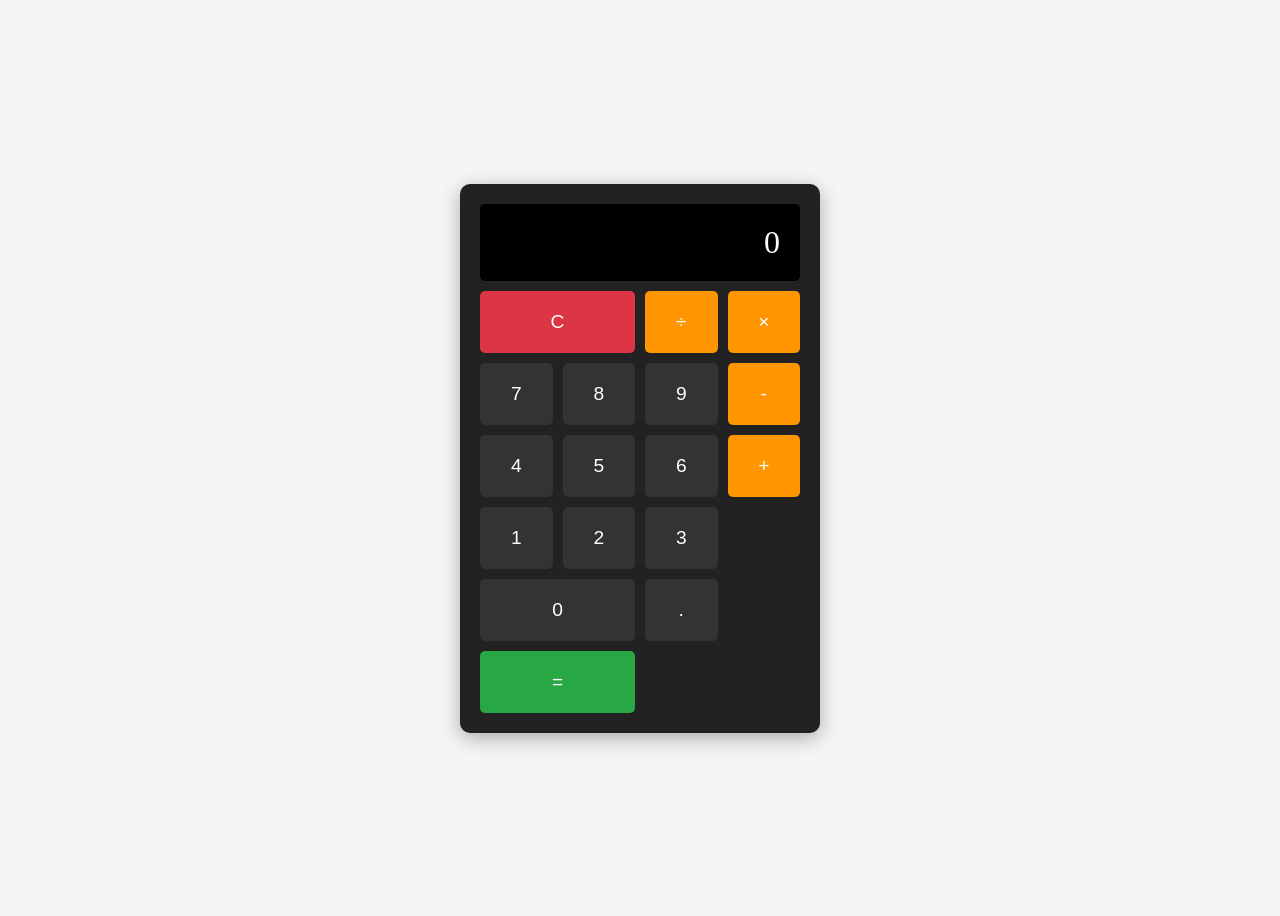
<file: CodSoft-2/calculater.html>
<!DOCTYPE html>
<html lang="en">
<head>
  <meta charset="UTF-8">
  <title>Basic Calculator</title>
  <style>
    body {
      display: flex;
      height: 100vh;
      justify-content: center;
      align-items: center;
      background: #f5f5f5;
    }
    .calculator {
      background: #222;
      border-radius: 10px;
      padding: 20px;
      box-shadow: 0 5px 20px rgba(0,0,0,0.3);
      width: 320px;
    }
    .display {
      background: #000;
      color: #fff;
      font-size: 2em;
      padding: 20px;
      border-radius: 5px;
      margin-bottom: 10px;
      text-align: right;
      overflow-x: auto;
    }
    .buttons {
      display: grid;
      grid-template-columns: repeat(4, 1fr);
      gap: 10px;
    }
    .buttons button {
      padding: 20px;
      font-size: 1.2em;
      border: none;
      border-radius: 5px;
      background: #333;
      color: #fff;
      cursor: pointer;
      transition: background 0.2s;
    }
    .buttons button.operator {
      background: #ff9500;
      color: #fff;
    }
    .buttons button.equal {
      background: #28a745;
      color: #fff;
      grid-column: span 2;
    }
    .buttons button.clear {
      background: #dc3545;
      color: #fff;
      grid-column: span 2;
    }
    .buttons button:active {
      background: #777;
    }
  </style>
</head>
<body>
  <div class="calculator">
    <div class="display" id="display">0</div>
    <div class="buttons">
      <button class="clear" id="clear">C</button>
      <button class="operator" data-value="/">÷</button>
      <button class="operator" data-value="*">×</button>
      <button data-value="7">7</button>
      <button data-value="8">8</button>
      <button data-value="9">9</button>
      <button class="operator" data-value="-">-</button>
      <button data-value="4">4</button>
      <button data-value="5">5</button>
      <button data-value="6">6</button>
      <button class="operator" data-value="+">+</button>
      <button data-value="1">1</button>
      <button data-value="2">2</button>
      <button data-value="3">3</button>
      <button data-value="0" style="grid-column: span 2;">0</button>
      <button data-value=".">.</button>
      <button class="equal" id="equal">=</button>
    </div>
  </div>
  <script>
    const display = document.getElementById('display');
    const buttons = document.querySelectorAll('.buttons button');
    let currentInput = '';
    let operator = '';
    let operand1 = null;
    let resetInput = false;

    function updateDisplay(value) {
      display.textContent = value;
    }

    function calculate(a, op, b) {
      a = parseFloat(a);
      b = parseFloat(b);
      if (op === '+') return a + b;
      if (op === '-') return a - b;
      if (op === '*') return a * b;
      if (op === '/') return b === 0 ? 'Error' : a / b;
      return b;
    }

    buttons.forEach(btn => {
      btn.addEventListener('click', () => {
        const value = btn.dataset.value;

        if (btn.classList.contains('clear')) {
          currentInput = '';
          operator = '';
          operand1 = null;
          updateDisplay('0');
        } else if (btn.classList.contains('equal')) {
          if (operator && currentInput !== '' && operand1 !== null) {
            const result = calculate(operand1, operator, currentInput);
            updateDisplay(result);
            currentInput = '' + result;
            operator = '';
            operand1 = null;
            resetInput = true;
          }
        } else if (btn.classList.contains('operator')) {
          if (currentInput !== '') {
            if (operand1 === null) {
              operand1 = currentInput;
            } else if (operator) {
              operand1 = '' + calculate(operand1, operator, currentInput);
              updateDisplay(operand1);
            }
            operator = value;
            resetInput = true;
          }
        } else {
          if (resetInput) {
            currentInput = '';
            resetInput = false;
          }
          if (value === '.' && currentInput.includes('.')) return;
          currentInput += value;
          updateDisplay(currentInput);
        }
      });
    });
  </script>
</body>
</html>
</file>
